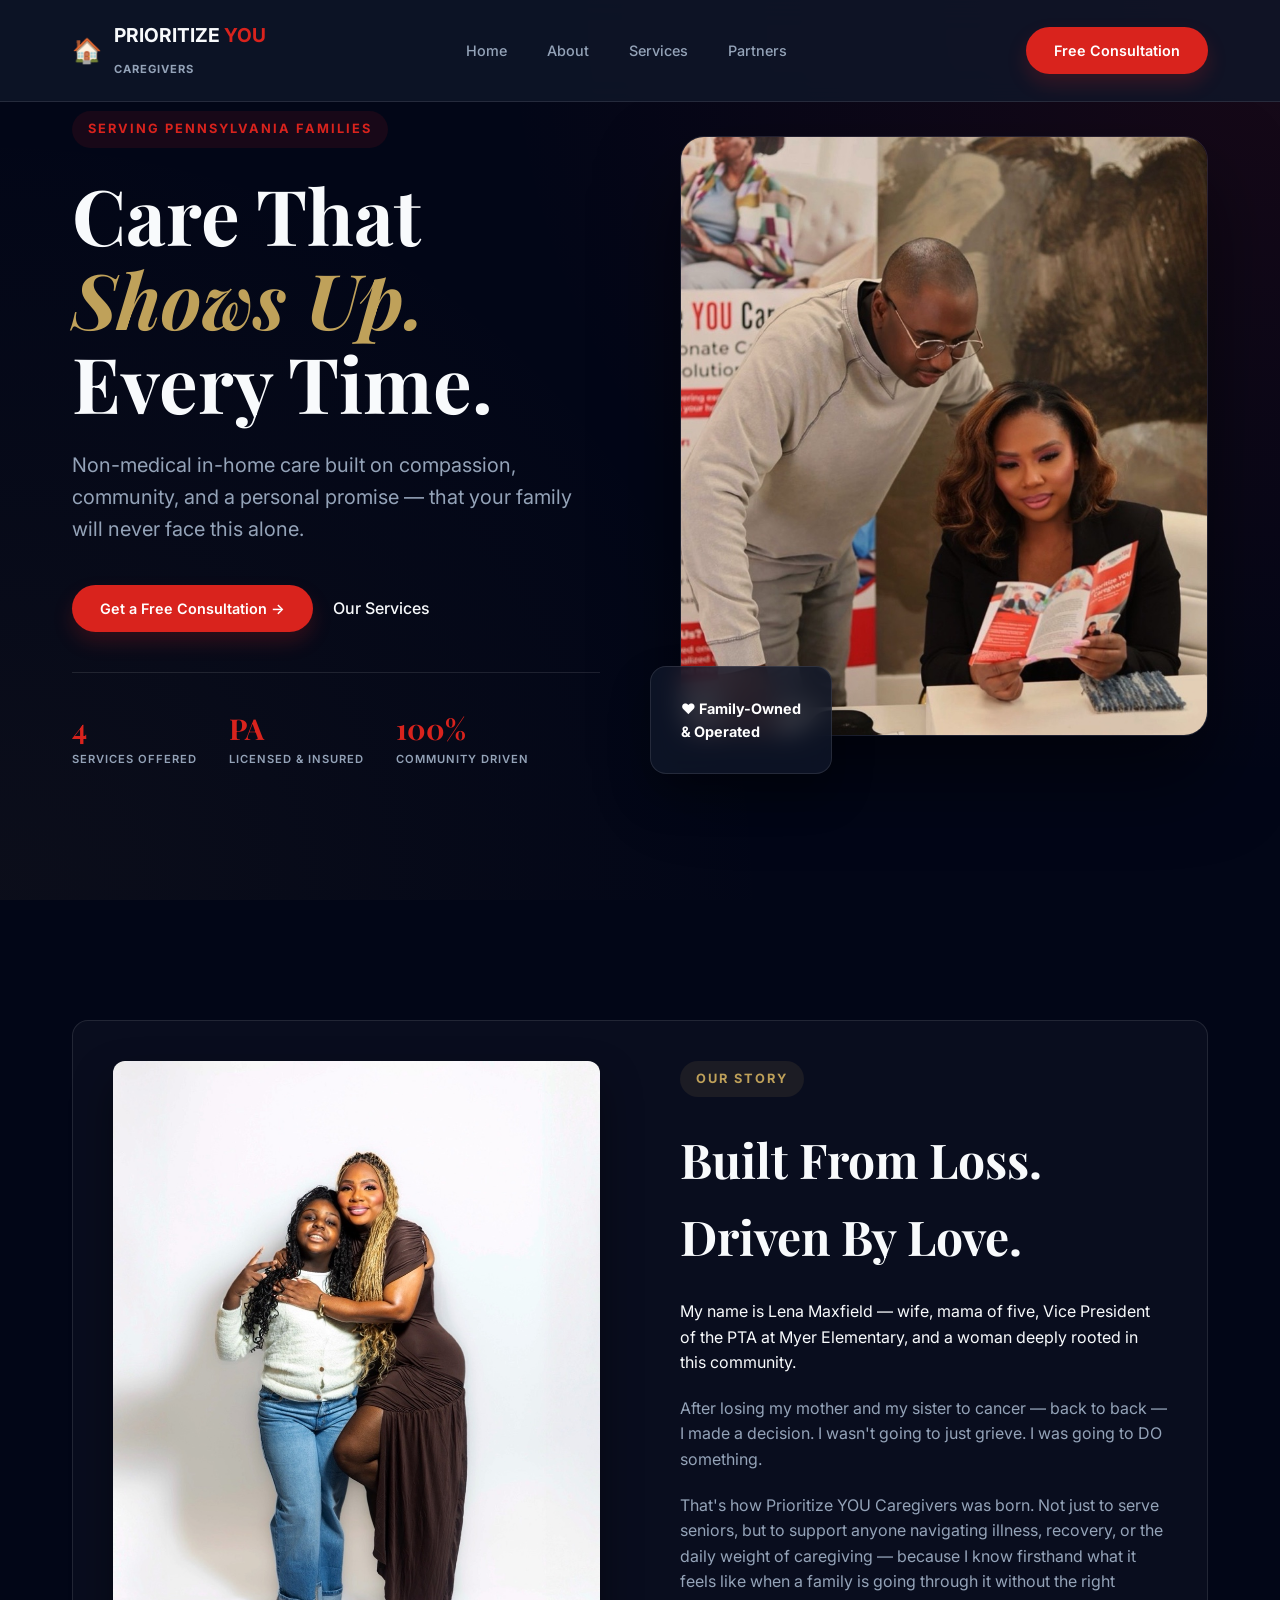
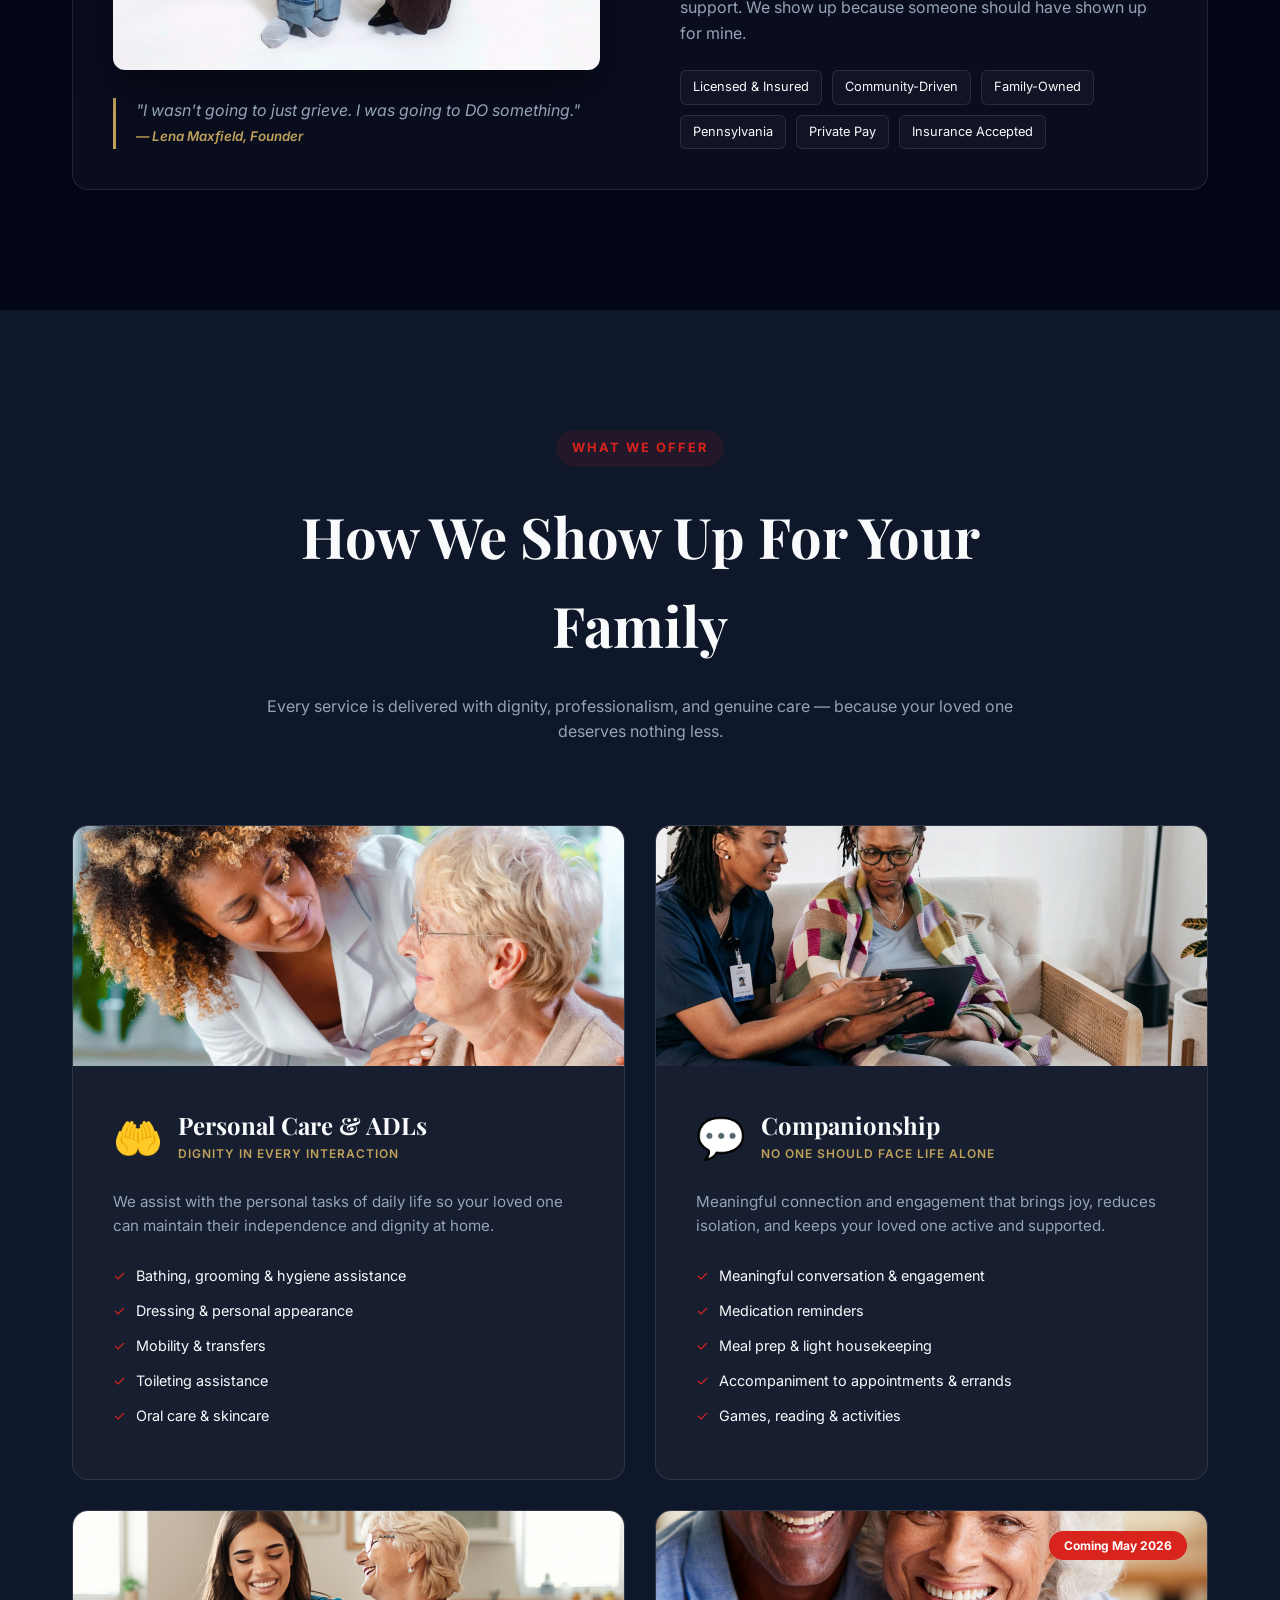
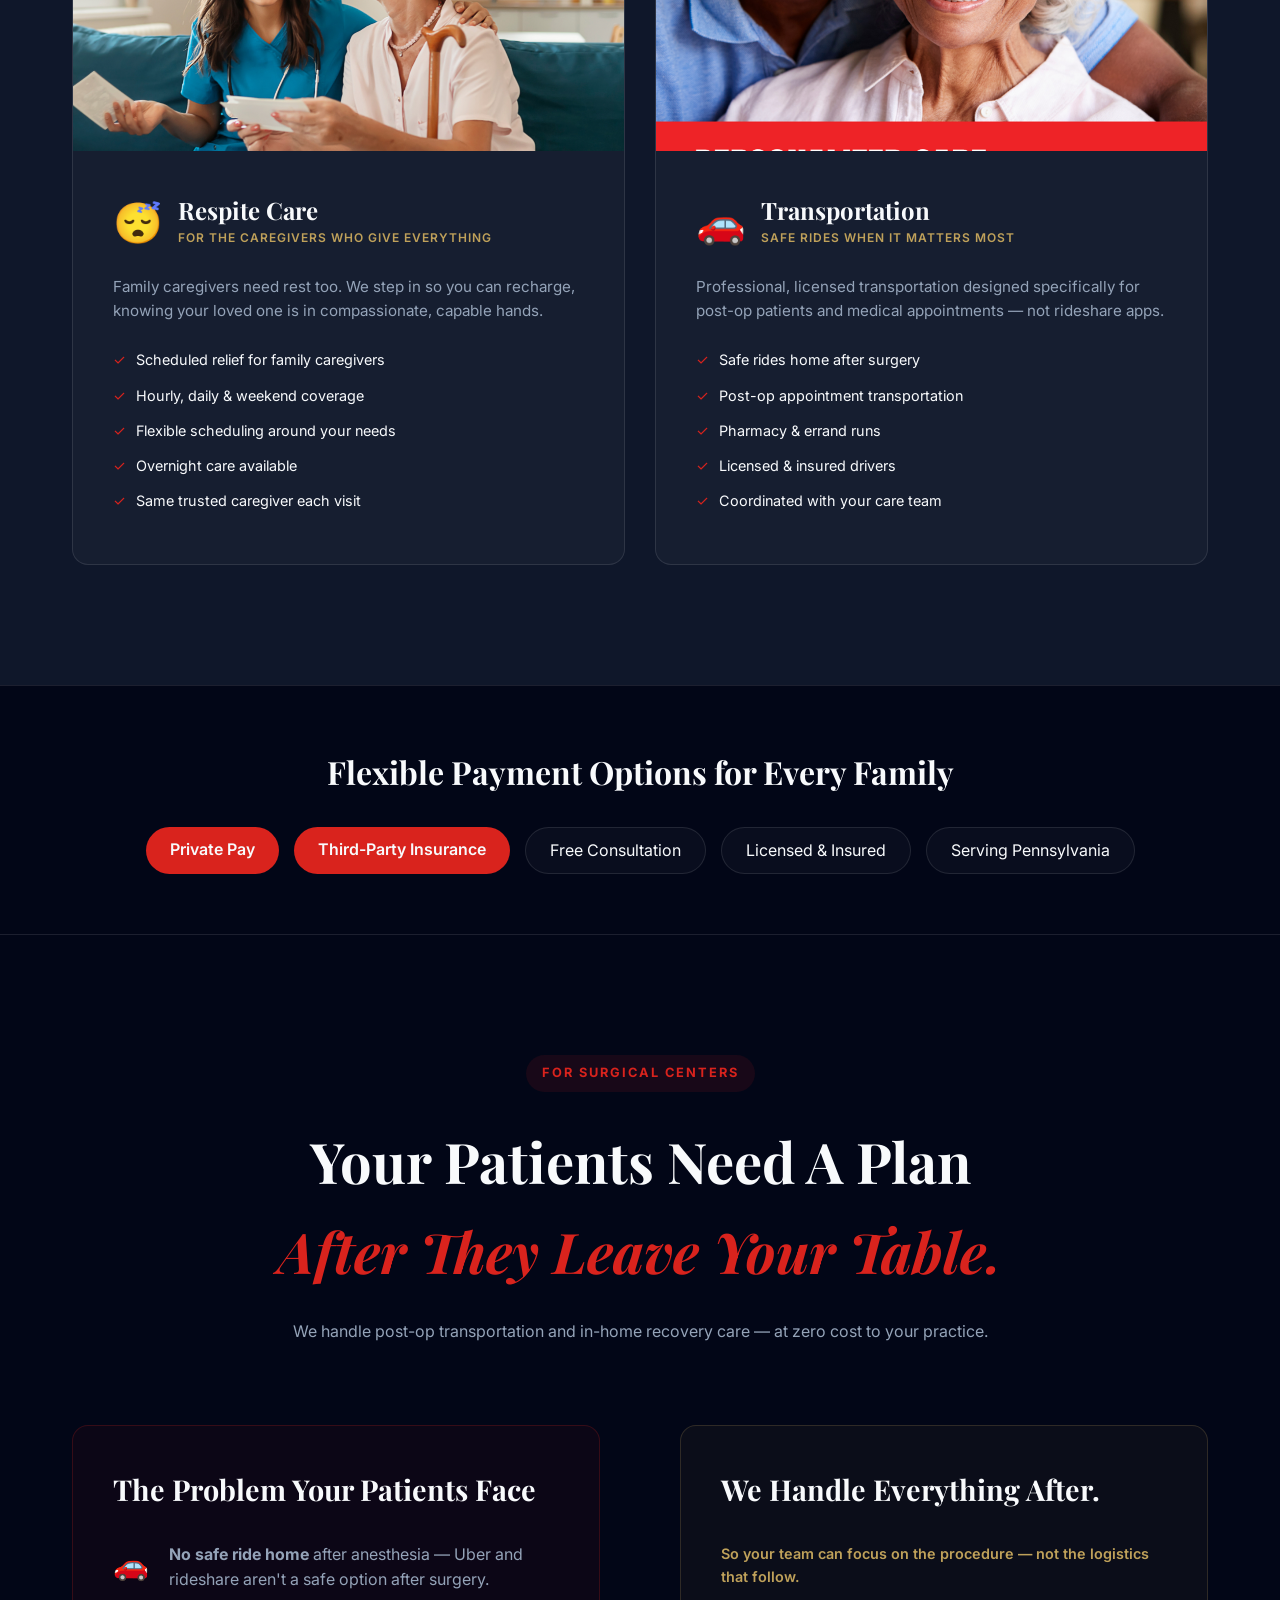
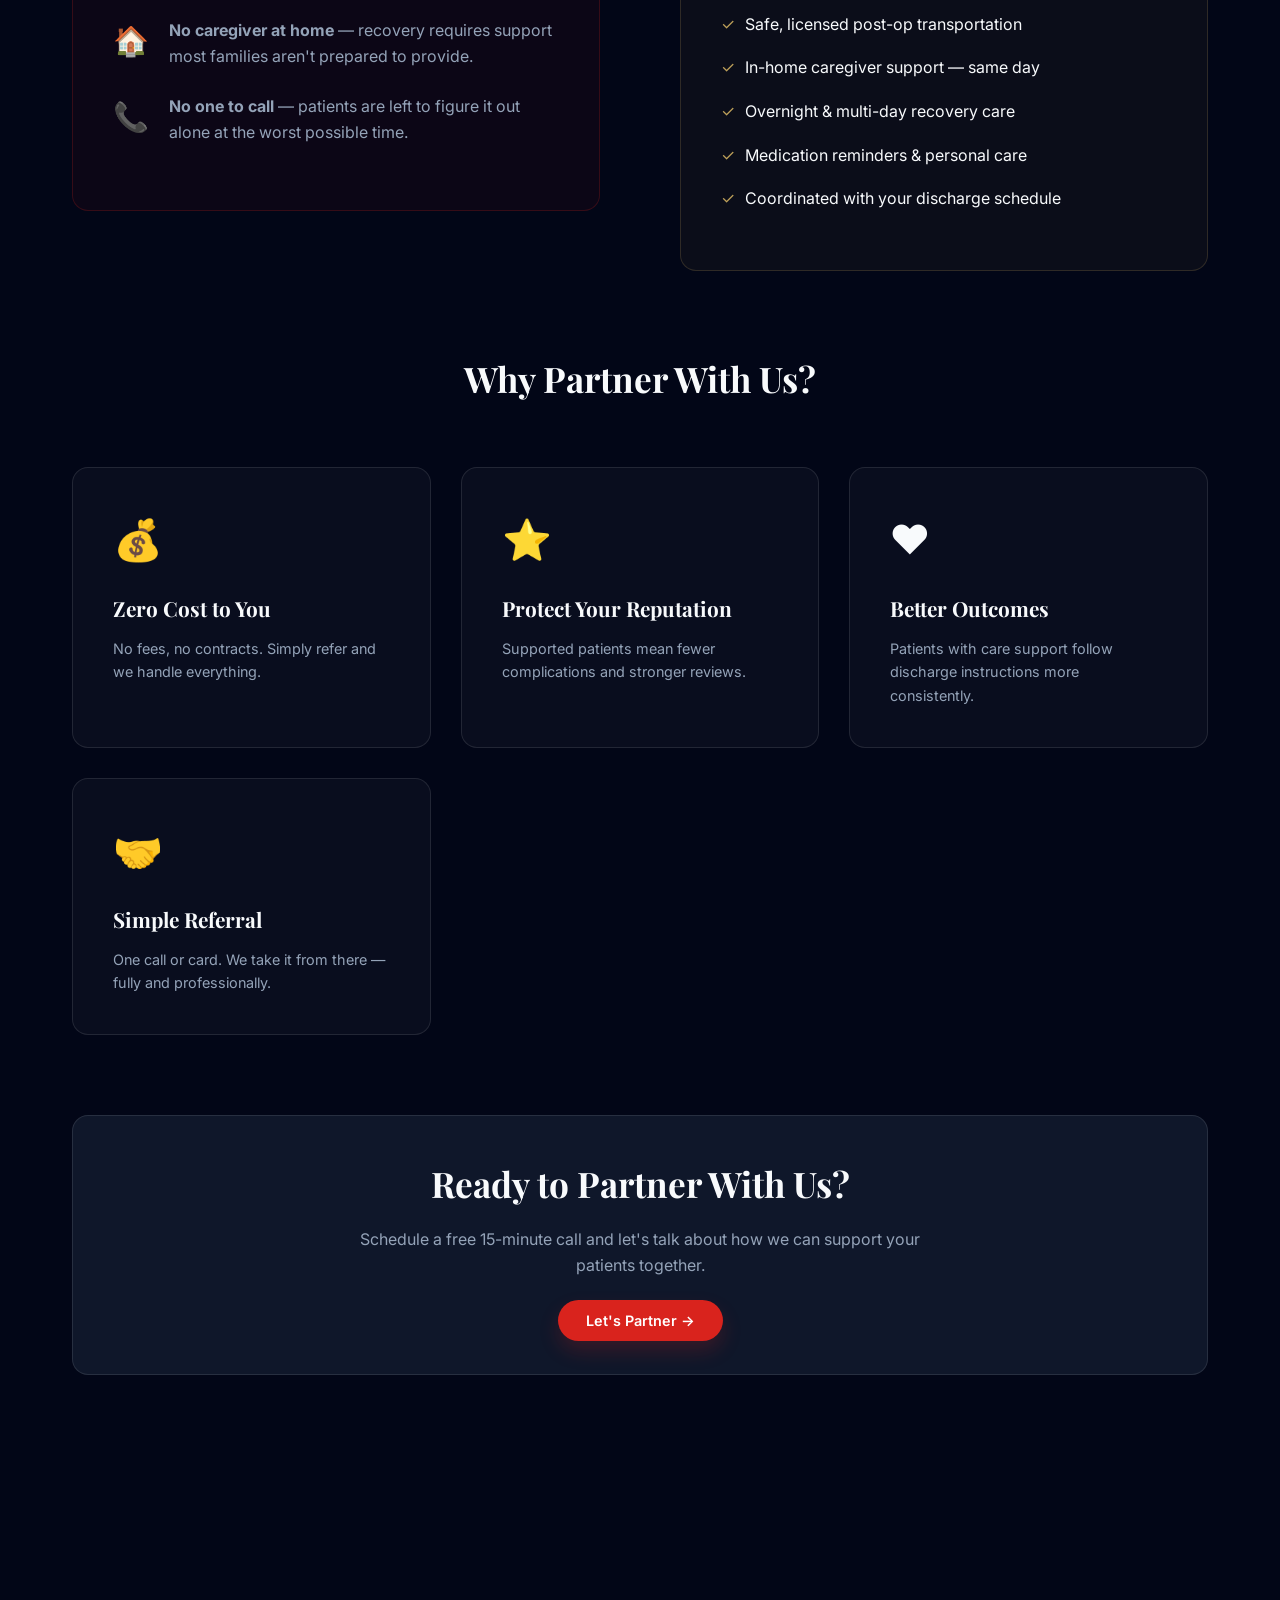
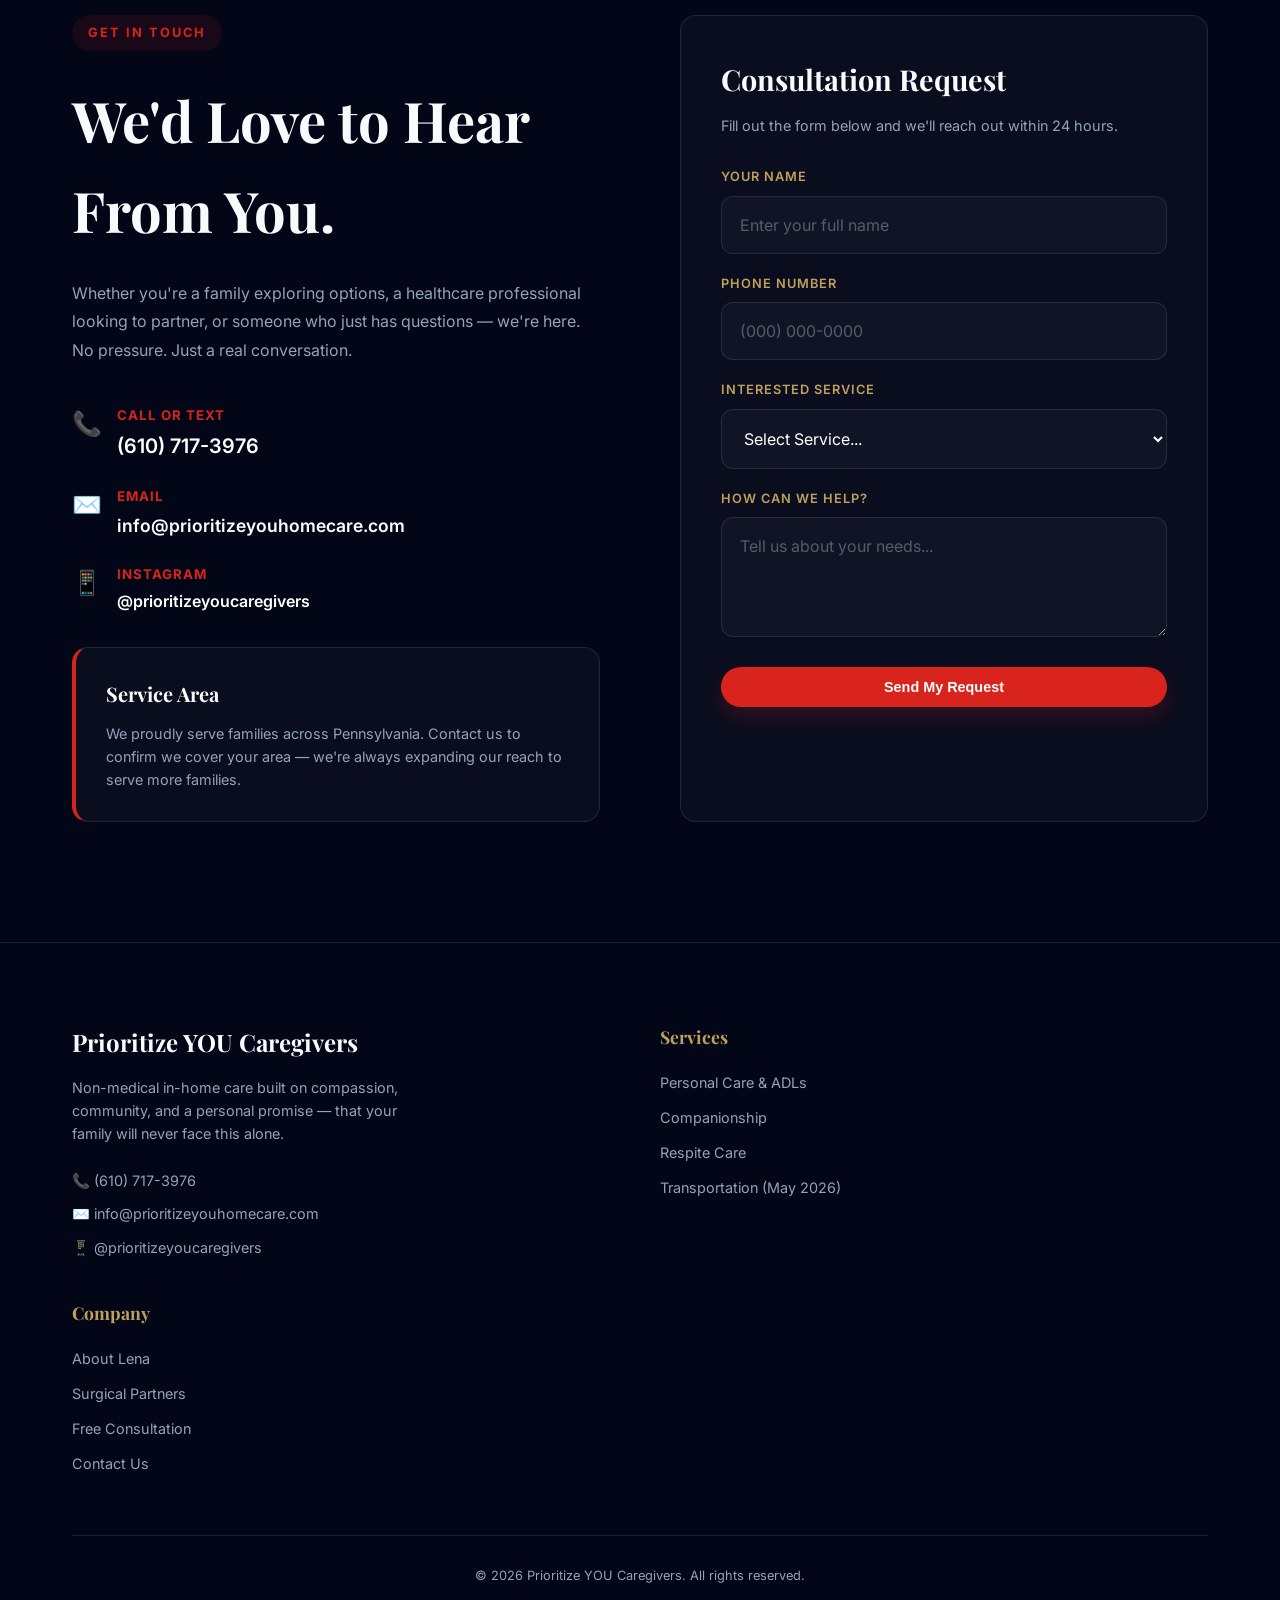
<file: index.html>
<!DOCTYPE html>
<html lang="en">

<head>
    <meta charset="UTF-8">
    <meta name="viewport" content="width=device-width, initial-scale=1.0">
    <title>Prioritize YOU Caregivers | In-Home Care Pennsylvania</title>
    <meta name="description"
        content="Non-medical in-home care built on compassion, community, and a personal promise — that your family will never face this alone. Serving Pennsylvania families.">
    <link rel="stylesheet" href="index.css">
    <script src="index.js" defer></script>
</head>

<body>

    <!-- Navigation -->
    <nav>
        <div class="container">
            <a href="#home" class="nav-logo">
                <span style="font-size: 1.5rem;">🏠</span>
                <div>PRIORITIZE <span style="color: var(--primary);">YOU</span><br><small
                        style="font-size: 0.7rem; letter-spacing: 1px; color: var(--text-muted);">CAREGIVERS</small>
                </div>
            </a>

            <input type="checkbox" id="nav-toggle" class="nav-toggle">
            <label for="nav-toggle" class="nav-toggle-label">
                <span></span>
            </label>

            <ul class="nav-links">
                <li><a href="#home">Home</a></li>
                <li><a href="#about">About</a></li>
                <li><a href="#services">Services</a></li>
                <li><a href="#postop">Partners</a></li>
                <li><a href="#contact" class="mobile-cta">Free Consultation</a></li>
            </ul>
            <a href="#contact" class="btn-cta nav-desktop-cta">Free Consultation</a>
        </div>
    </nav>

    <main>
        <!-- Hero Section -->
        <section id="home">
            <div class="container">
                <div class="hero-grid">
                    <div class="hero-content" data-aos>
                        <span class="hero-tag">Serving Pennsylvania Families</span>
                        <h1 class="hero-h1">Care That <br><em>Shows Up.</em> Every Time.</h1>
                        <p class="hero-sub">Non-medical in-home care built on compassion, community, and a personal
                            promise — that your family will never face this alone.</p>
                        <div style="display: flex; gap: 20px; flex-wrap: wrap; margin-bottom: 40px;">
                            <a href="#contact" class="btn-cta">Get a Free Consultation →</a>
                            <a href="#services"
                                style="color: var(--text-light); text-decoration: none; align-self: center; font-weight: 500;">Our
                                Services</a>
                        </div>
                        <div
                            style="display: flex; gap: 32px; border-top: 1px solid var(--surface-border); padding-top: 32px;">
                            <div>
                                <div
                                    style="font-size: 1.8rem; font-weight: 700; color: var(--primary); font-family: 'Playfair Display';">
                                    4</div>
                                <div
                                    style="font-size: 0.7rem; color: var(--text-muted); text-transform: uppercase; letter-spacing: 1px; font-weight: 600;">
                                    SERVICES OFFERED</div>
                            </div>
                            <div>
                                <div
                                    style="font-size: 1.8rem; font-weight: 700; color: var(--primary); font-family: 'Playfair Display';">
                                    PA</div>
                                <div
                                    style="font-size: 0.7rem; color: var(--text-muted); text-transform: uppercase; letter-spacing: 1px; font-weight: 600;">
                                    LICENSED & INSURED</div>
                            </div>
                            <div>
                                <div
                                    style="font-size: 1.8rem; font-weight: 700; color: var(--primary); font-family: 'Playfair Display';">
                                    100%</div>
                                <div
                                    style="font-size: 0.7rem; color: var(--text-muted); text-transform: uppercase; letter-spacing: 1px; font-weight: 600;">
                                    COMMUNITY DRIVEN</div>
                            </div>
                        </div>
                    </div>
                    <div class="hero-img-stack" data-aos style="transition-delay: 200ms;">
                        <img src="assets/image_0.jpeg" alt="Lena Maxfield - Owner Prioritize YOU Caregivers"
                            class="hero-img-main">
                        <div class="hero-badge">
                            <span style="display: block; font-size: 0.9rem; font-weight: 700; color: white;">❤️
                                Family-Owned <br>& Operated</span>
                        </div>
                    </div>
                </div>
            </div>
        </section>

        <!-- About Section -->
        <section id="about">
            <div class="container">
                <div class="card" data-aos>
                    <div class="hero-grid">
                        <div class="about-img">
                            <img src="assets/image_2.jpeg" alt="Lena Maxfield"
                                style="width: 100%; border-radius: 12px; box-shadow: 0 20px 40px rgba(0,0,0,0.4);">
                            <div
                                style="margin-top: 20px; border-left: 3px solid var(--accent); padding-left: 20px; font-style: italic; color: var(--text-muted);">
                                "I wasn't going to just grieve. I was going to DO something." <br>
                                <small style="color: var(--accent); font-weight: 600;">— Lena Maxfield, Founder</small>
                            </div>
                        </div>
                        <div class="about-text">
                            <span class="hero-tag"
                                style="background: rgba(191, 161, 90, 0.1); color: var(--accent);">Our Story</span>
                            <h2 class="serif" style="font-size: 3rem; margin-bottom: 24px;">Built From Loss. <br>Driven
                                By Love.</h2>
                            <p style="margin-bottom: 20px;">My name is Lena Maxfield — wife, mama of five, Vice
                                President of the PTA at Myer Elementary, and a woman deeply rooted in this community.
                            </p>
                            <p style="color: var(--text-muted); margin-bottom: 20px;">After losing my mother and my
                                sister to cancer — back to back — I made a decision. I wasn't going to just grieve. I
                                was going to DO something.</p>
                            <p style="color: var(--text-muted); margin-bottom: 24px;">That's how Prioritize YOU
                                Caregivers was born. Not just to serve seniors, but to support anyone navigating
                                illness, recovery, or the daily weight of caregiving — because I know firsthand what it
                                feels like when a family is going through it without the right support. We show up
                                because someone should have shown up for mine.</p>
                            <div style="display: flex; gap: 10px; flex-wrap: wrap;">
                                <span class="about-pill"
                                    style="padding: 6px 12px; background: var(--surface); border: 1px solid var(--surface-border); border-radius: 6px; font-size: 0.8rem;">Licensed
                                    & Insured</span>
                                <span class="about-pill"
                                    style="padding: 6px 12px; background: var(--surface); border: 1px solid var(--surface-border); border-radius: 6px; font-size: 0.8rem;">Community-Driven</span>
                                <span class="about-pill"
                                    style="padding: 6px 12px; background: var(--surface); border: 1px solid var(--surface-border); border-radius: 6px; font-size: 0.8rem;">Family-Owned</span>
                                <span class="about-pill"
                                    style="padding: 6px 12px; background: var(--surface); border: 1px solid var(--surface-border); border-radius: 6px; font-size: 0.8rem;">Pennsylvania</span>
                                <span class="about-pill"
                                    style="padding: 6px 12px; background: var(--surface); border: 1px solid var(--surface-border); border-radius: 6px; font-size: 0.8rem;">Private
                                    Pay</span>
                                <span class="about-pill"
                                    style="padding: 6px 12px; background: var(--surface); border: 1px solid var(--surface-border); border-radius: 6px; font-size: 0.8rem;">Insurance
                                    Accepted</span>
                            </div>
                        </div>
                    </div>
                </div>
            </div>
        </section>

        <!-- Services Section -->
        <section id="services" style="background: var(--bg-dark);">
            <div class="container">
                <div style="text-align: center; max-width: 800px; margin: 0 auto 80px;" data-aos>
                    <span class="hero-tag">What We Offer</span>
                    <h2 class="serif" style="font-size: 3.5rem; margin-bottom: 24px;">How We Show Up For Your Family
                    </h2>
                    <p style="color: var(--text-muted);">Every service is delivered with dignity, professionalism, and
                        genuine care — because your loved one deserves nothing less.</p>
                </div>

                <div class="services-grid" style="grid-template-columns: repeat(auto-fit, minmax(400px, 1fr));">
                    <!-- Personal Care -->
                    <div class="card" data-aos style="padding: 0; overflow: hidden;">
                        <div style="height: 240px; overflow: hidden;">
                            <img src="assets/image_1.png" alt="Caregiver with senior"
                                style="width: 100%; height: 100%; object-fit: cover;">
                        </div>
                        <div style="padding: 40px;">
                            <div style="display: flex; align-items: center; gap: 15px; margin-bottom: 20px;">
                                <span style="font-size: 2.5rem;">🤲</span>
                                <div>
                                    <h3 class="serif" style="font-size: 1.5rem; line-height: 1.2;">Personal Care & ADLs
                                    </h3>
                                    <small
                                        style="color: var(--accent); font-weight: 600; text-transform: uppercase; font-size: 0.75rem; letter-spacing: 1px;">Dignity
                                        in every interaction</small>
                                </div>
                            </div>
                            <p style="color: var(--text-muted); font-size: 0.95rem; margin-bottom: 25px;">We assist with
                                the personal tasks of daily life so your loved one can maintain their independence and
                                dignity at home.</p>
                            <ul style="list-style: none; font-size: 0.9rem; color: var(--text-light);">
                                <li style="margin-bottom: 12px; display: flex; gap: 10px;"><span
                                        style="color: var(--primary);">✓</span> Bathing, grooming & hygiene assistance
                                </li>
                                <li style="margin-bottom: 12px; display: flex; gap: 10px;"><span
                                        style="color: var(--primary);">✓</span> Dressing & personal appearance</li>
                                <li style="margin-bottom: 12px; display: flex; gap: 10px;"><span
                                        style="color: var(--primary);">✓</span> Mobility & transfers</li>
                                <li style="margin-bottom: 12px; display: flex; gap: 10px;"><span
                                        style="color: var(--primary);">✓</span> Toileting assistance</li>
                                <li style="margin-bottom: 12px; display: flex; gap: 10px;"><span
                                        style="color: var(--primary);">✓</span> Oral care & skincare</li>
                            </ul>
                        </div>
                    </div>

                    <!-- Companionship -->
                    <div class="card" data-aos style="padding: 0; overflow: hidden; transition-delay: 100ms;">
                        <div style="height: 240px; overflow: hidden;">
                            <img src="assets/image_4.png" alt="Companionship"
                                style="width: 100%; height: 100%; object-fit: cover;">
                        </div>
                        <div style="padding: 40px;">
                            <div style="display: flex; align-items: center; gap: 15px; margin-bottom: 20px;">
                                <span style="font-size: 2.5rem;">💬</span>
                                <div>
                                    <h3 class="serif" style="font-size: 1.5rem; line-height: 1.2;">Companionship</h3>
                                    <small
                                        style="color: var(--accent); font-weight: 600; text-transform: uppercase; font-size: 0.75rem; letter-spacing: 1px;">No
                                        one should face life alone</small>
                                </div>
                            </div>
                            <p style="color: var(--text-muted); font-size: 0.95rem; margin-bottom: 25px;">Meaningful
                                connection and engagement that brings joy, reduces isolation, and keeps your loved one
                                active and supported.</p>
                            <ul style="list-style: none; font-size: 0.9rem; color: var(--text-light);">
                                <li style="margin-bottom: 12px; display: flex; gap: 10px;"><span
                                        style="color: var(--primary);">✓</span> Meaningful conversation & engagement
                                </li>
                                <li style="margin-bottom: 12px; display: flex; gap: 10px;"><span
                                        style="color: var(--primary);">✓</span> Medication reminders</li>
                                <li style="margin-bottom: 12px; display: flex; gap: 10px;"><span
                                        style="color: var(--primary);">✓</span> Meal prep & light housekeeping</li>
                                <li style="margin-bottom: 12px; display: flex; gap: 10px;"><span
                                        style="color: var(--primary);">✓</span> Accompaniment to appointments & errands
                                </li>
                                <li style="margin-bottom: 12px; display: flex; gap: 10px;"><span
                                        style="color: var(--primary);">✓</span> Games, reading & activities</li>
                            </ul>
                        </div>
                    </div>

                    <!-- Respite Care -->
                    <div class="card" data-aos style="padding: 0; overflow: hidden; transition-delay: 200ms;">
                        <div style="height: 240px; overflow: hidden;">
                            <img src="assets/image_5.png" alt="Respite Care"
                                style="width: 100%; height: 100%; object-fit: cover;">
                        </div>
                        <div style="padding: 40px;">
                            <div style="display: flex; align-items: center; gap: 15px; margin-bottom: 20px;">
                                <span style="font-size: 2.5rem;">😴</span>
                                <div>
                                    <h3 class="serif" style="font-size: 1.5rem; line-height: 1.2;">Respite Care</h3>
                                    <small
                                        style="color: var(--accent); font-weight: 600; text-transform: uppercase; font-size: 0.75rem; letter-spacing: 1px;">For
                                        the caregivers who give everything</small>
                                </div>
                            </div>
                            <p style="color: var(--text-muted); font-size: 0.95rem; margin-bottom: 25px;">Family
                                caregivers need rest too. We step in so you can recharge, knowing your loved one is in
                                compassionate, capable hands.</p>
                            <ul style="list-style: none; font-size: 0.9rem; color: var(--text-light);">
                                <li style="margin-bottom: 12px; display: flex; gap: 10px;"><span
                                        style="color: var(--primary);">✓</span> Scheduled relief for family caregivers
                                </li>
                                <li style="margin-bottom: 12px; display: flex; gap: 10px;"><span
                                        style="color: var(--primary);">✓</span> Hourly, daily & weekend coverage</li>
                                <li style="margin-bottom: 12px; display: flex; gap: 10px;"><span
                                        style="color: var(--primary);">✓</span> Flexible scheduling around your needs
                                </li>
                                <li style="margin-bottom: 12px; display: flex; gap: 10px;"><span
                                        style="color: var(--primary);">✓</span> Overnight care available</li>
                                <li style="margin-bottom: 12px; display: flex; gap: 10px;"><span
                                        style="color: var(--primary);">✓</span> Same trusted caregiver each visit</li>
                            </ul>
                        </div>
                    </div>

                    <!-- Transportation -->
                    <div class="card" data-aos style="padding: 0; overflow: hidden; transition-delay: 300ms;">
                        <div style="height: 240px; overflow: hidden; position: relative;">
                            <img src="assets/image_6.png" alt="Transportation"
                                style="width: 100%; height: 100%; object-fit: cover;">
                            <div
                                style="position: absolute; top: 20px; right: 20px; background: var(--primary); color: white; padding: 5px 15px; border-radius: 100px; font-size: 0.75rem; font-weight: 700;">
                                Coming May 2026</div>
                        </div>
                        <div style="padding: 40px;">
                            <div style="display: flex; align-items: center; gap: 15px; margin-bottom: 20px;">
                                <span style="font-size: 2.5rem;">🚗</span>
                                <div>
                                    <h3 class="serif" style="font-size: 1.5rem; line-height: 1.2;">Transportation</h3>
                                    <small
                                        style="color: var(--accent); font-weight: 600; text-transform: uppercase; font-size: 0.75rem; letter-spacing: 1px;">Safe
                                        rides when it matters most</small>
                                </div>
                            </div>
                            <p style="color: var(--text-muted); font-size: 0.95rem; margin-bottom: 25px;">Professional,
                                licensed transportation designed specifically for post-op patients and medical
                                appointments — not rideshare apps.</p>
                            <ul style="list-style: none; font-size: 0.9rem; color: var(--text-light);">
                                <li style="margin-bottom: 12px; display: flex; gap: 10px;"><span
                                        style="color: var(--primary);">✓</span> Safe rides home after surgery</li>
                                <li style="margin-bottom: 12px; display: flex; gap: 10px;"><span
                                        style="color: var(--primary);">✓</span> Post-op appointment transportation</li>
                                <li style="margin-bottom: 12px; display: flex; gap: 10px;"><span
                                        style="color: var(--primary);">✓</span> Pharmacy & errand runs</li>
                                <li style="margin-bottom: 12px; display: flex; gap: 10px;"><span
                                        style="color: var(--primary);">✓</span> Licensed & insured drivers</li>
                                <li style="margin-bottom: 12px; display: flex; gap: 10px;"><span
                                        style="color: var(--primary);">✓</span> Coordinated with your care team</li>
                            </ul>
                        </div>
                    </div>
                </div>
            </div>
        </section>

        <!-- Payment Banner -->
        <div
            style="background: var(--bg-darker); padding: 60px 0; border-top: 1px solid var(--surface-border); border-bottom: 1px solid var(--surface-border);">
            <div class="container" style="text-align: center;">
                <h3 class="serif" style="font-size: 2rem; margin-bottom: 30px;">Flexible Payment Options for Every
                    Family</h3>
                <div style="display: flex; gap: 15px; flex-wrap: wrap; justify-content: center;">
                    <span class="about-pill"
                        style="padding: 10px 24px; background: var(--primary); border: none; border-radius: 100px; font-weight: 600;">Private
                        Pay</span>
                    <span class="about-pill"
                        style="padding: 10px 24px; background: var(--primary); border: none; border-radius: 100px; font-weight: 600;">Third-Party
                        Insurance</span>
                    <span class="about-pill"
                        style="padding: 10px 24px; background: var(--surface); border: 1px solid var(--surface-border); border-radius: 100px;">Free
                        Consultation</span>
                    <span class="about-pill"
                        style="padding: 10px 24px; background: var(--surface); border: 1px solid var(--surface-border); border-radius: 100px;">Licensed
                        & Insured</span>
                    <span class="about-pill"
                        style="padding: 10px 24px; background: var(--surface); border: 1px solid var(--surface-border); border-radius: 100px;">Serving
                        Pennsylvania</span>
                </div>
            </div>
        </div>

        <!-- Partners Section -->
        <section id="postop">
            <div class="container">
                <div style="text-align: center; max-width: 800px; margin: 0 auto 80px;" data-aos>
                    <span class="hero-tag">For Surgical Centers</span>
                    <h2 class="serif" style="font-size: 3.5rem; margin-bottom: 24px;">Your Patients Need A Plan <br><em
                            style="color: var(--primary); font-style: italic;">After They Leave Your Table.</em></h2>
                    <p style="color: var(--text-muted);">We handle post-op transportation and in-home recovery care — at
                        zero cost to your practice.</p>
                </div>

                <div class="hero-grid" style="align-items: start;">
                    <!-- The Problem -->
                    <div class="card" style="background: rgba(217, 35, 29, 0.05); border-color: rgba(217, 35, 29, 0.2);"
                        data-aos>
                        <h3 class="serif" style="font-size: 1.8rem; margin-bottom: 30px;">The Problem Your Patients Face
                        </h3>
                        <ul style="list-style: none; font-size: 1rem; color: var(--text-muted);">
                            <li style="margin-bottom: 25px; display: flex; gap: 20px; align-items: start;">
                                <span style="font-size: 1.8rem;">🚗</span>
                                <span><strong>No safe ride home</strong> after anesthesia — Uber and rideshare aren't a
                                    safe option after surgery.</span>
                            </li>
                            <li style="margin-bottom: 25px; display: flex; gap: 20px; align-items: start;">
                                <span style="font-size: 1.8rem;">🏠</span>
                                <span><strong>No caregiver at home</strong> — recovery requires support most families
                                    aren't prepared to provide.</span>
                            </li>
                            <li style="margin-bottom: 25px; display: flex; gap: 20px; align-items: start;">
                                <span style="font-size: 1.8rem;">📞</span>
                                <span><strong>No one to call</strong> — patients are left to figure it out alone at the
                                    worst possible time.</span>
                            </li>
                        </ul>
                    </div>

                    <!-- The Solution -->
                    <div class="card"
                        style="background: rgba(191, 161, 90, 0.05); border-color: rgba(191, 161, 90, 0.2);" data-aos
                        style="transition-delay: 100ms;">
                        <h3 class="serif" style="font-size: 1.8rem; margin-bottom: 30px;">We Handle Everything After.
                        </h3>
                        <p style="color: var(--accent); font-weight: 600; font-size: 0.9rem; margin-bottom: 24px;">So
                            your team can focus on the procedure — not the logistics that follow.</p>
                        <ul style="list-style: none; font-size: 1rem; color: var(--text-light);">
                            <li style="margin-bottom: 18px; display: flex; gap: 10px;"><span
                                    style="color: var(--accent);">✓</span> Safe, licensed post-op transportation</li>
                            <li style="margin-bottom: 18px; display: flex; gap: 10px;"><span
                                    style="color: var(--accent);">✓</span> In-home caregiver support — same day</li>
                            <li style="margin-bottom: 18px; display: flex; gap: 10px;"><span
                                    style="color: var(--accent);">✓</span> Overnight & multi-day recovery care</li>
                            <li style="margin-bottom: 18px; display: flex; gap: 10px;"><span
                                    style="color: var(--accent);">✓</span> Medication reminders & personal care</li>
                            <li style="margin-bottom: 18px; display: flex; gap: 10px;"><span
                                    style="color: var(--accent);">✓</span> Coordinated with your discharge schedule</li>
                        </ul>
                    </div>
                </div>

                <!-- Why Partner Grid -->
                <div style="margin-top: 80px;">
                    <h3 class="serif" style="text-align: center; font-size: 2.2rem; margin-bottom: 50px;">Why Partner
                        With Us?</h3>
                    <div class="services-grid">
                        <div class="card" data-aos>
                            <div style="font-size: 2.5rem; margin-bottom: 20px;">💰</div>
                            <h4 class="serif" style="font-size: 1.3rem; margin-bottom: 12px;">Zero Cost to You</h4>
                            <p style="color: var(--text-muted); font-size: 0.9rem;">No fees, no contracts. Simply refer
                                and we handle everything.</p>
                        </div>
                        <div class="card" data-aos style="transition-delay: 100ms;">
                            <div style="font-size: 2.5rem; margin-bottom: 20px;">⭐</div>
                            <h4 class="serif" style="font-size: 1.3rem; margin-bottom: 12px;">Protect Your Reputation
                            </h4>
                            <p style="color: var(--text-muted); font-size: 0.9rem;">Supported patients mean fewer
                                complications and stronger reviews.</p>
                        </div>
                        <div class="card" data-aos style="transition-delay: 200ms;">
                            <div style="font-size: 2.5rem; margin-bottom: 20px;">❤️</div>
                            <h4 class="serif" style="font-size: 1.3rem; margin-bottom: 12px;">Better Outcomes</h4>
                            <p style="color: var(--text-muted); font-size: 0.9rem;">Patients with care support follow
                                discharge instructions more consistently.</p>
                        </div>
                        <div class="card" data-aos style="transition-delay: 300ms;">
                            <div style="font-size: 2.5rem; margin-bottom: 20px;">🤝</div>
                            <h4 class="serif" style="font-size: 1.3rem; margin-bottom: 12px;">Simple Referral</h4>
                            <p style="color: var(--text-muted); font-size: 0.9rem;">One call or card. We take it from
                                there — fully and professionally.</p>
                        </div>
                    </div>
                </div>

                <div class="card" style="margin-top: 80px; text-align: center; background: var(--bg-dark);" data-aos>
                    <h3 class="serif" style="font-size: 2.2rem; margin-bottom: 15px;">Ready to Partner With Us?</h3>
                    <p
                        style="color: var(--text-muted); margin-bottom: 30px; max-width: 600px; margin-left: auto; margin-right: auto;">
                        Schedule a free 15-minute call and let's talk about how we can support your patients together.
                    </p>
                    <a href="#contact" class="btn-cta">Let's Partner →</a>
                </div>
            </div>
        </section>

        <!-- Contact Section -->
        <section id="contact">
            <div class="container">
                <div class="contact-grid">
                    <div data-aos>
                        <span class="hero-tag">Get In Touch</span>
                        <h2 class="serif" style="font-size: 3.5rem; margin-bottom: 24px;">We'd Love to Hear From You.
                        </h2>
                        <p style="color: var(--text-muted); margin-bottom: 40px; line-height: 1.8;">Whether you're a
                            family exploring options, a healthcare professional looking to partner, or someone who just
                            has questions — we're here. No pressure. Just a real conversation.</p>

                        <div style="margin-bottom: 30px;">
                            <div style="display: flex; gap: 15px; margin-bottom: 24px;" data-aos>
                                <span style="font-size: 1.5rem;">📞</span>
                                <div>
                                    <small
                                        style="display: block; color: var(--primary); font-weight: 700; text-transform: uppercase; letter-spacing: 1px; margin-bottom: 4px;">Call
                                        or Text</small>
                                    <a href="tel:6107173976"
                                        style="color: white; text-decoration: none; font-size: 1.25rem; font-weight: 600;">(610)
                                        717-3976</a>
                                </div>
                            </div>
                            <div style="display: flex; gap: 15px; margin-bottom: 24px;" data-aos>
                                <span style="font-size: 1.5rem;">✉️</span>
                                <div>
                                    <small
                                        style="display: block; color: var(--primary); font-weight: 700; text-transform: uppercase; letter-spacing: 1px; margin-bottom: 4px;">Email</small>
                                    <a href="mailto:info@prioritizeyouhomecare.com"
                                        style="color: white; text-decoration: none; font-size: 1.1rem; font-weight: 600;">info@prioritizeyouhomecare.com</a>
                                </div>
                            </div>
                            <div style="display: flex; gap: 15px; margin-bottom: 32px;" data-aos>
                                <span style="font-size: 1.5rem;">📱</span>
                                <div>
                                    <small
                                        style="display: block; color: var(--primary); font-weight: 700; text-transform: uppercase; letter-spacing: 1px; margin-bottom: 4px;">Instagram</small>
                                    <a href="https://instagram.com/prioritizeyoucaregivers" target="_blank"
                                        style="color: white; text-decoration: none; font-weight: 600;">@prioritizeyoucaregivers</a>
                                </div>
                            </div>
                        </div>

                        <div class="card"
                            style="background: var(--surface); padding: 30px; border-left: 4px solid var(--primary);"
                            data-aos>
                            <h4 class="serif" style="font-size: 1.25rem; margin-bottom: 12px;">Service Area</h4>
                            <p style="color: var(--text-muted); font-size: 0.9rem; line-height: 1.6;">We proudly serve
                                families across Pennsylvania. Contact us to confirm we cover your area — we're always
                                expanding our reach to serve more families.</p>
                        </div>
                    </div>
                    <div class="card" data-aos style="transition-delay: 200ms;">
                        <h3 class="serif" style="font-size: 1.8rem; margin-bottom: 12px;">Consultation Request</h3>
                        <p style="color: var(--text-muted); margin-bottom: 30px; font-size: 0.9rem;">Fill out the form
                            below and we'll reach out within 24 hours.</p>

                        <form action="https://formspree.io/f/xqeglove" method="POST" class="contact-form">
                            <div class="input-group" data-aos style="transition-delay: 300ms;">
                                <label for="name">Your Name</label>
                                <input type="text" id="name" name="name" placeholder="Enter your full name" required>
                            </div>
                            <div class="input-group" data-aos style="transition-delay: 400ms;">
                                <label for="phone">Phone Number</label>
                                <input type="tel" id="phone" name="phone" placeholder="(000) 000-0000" required>
                            </div>
                            <div class="input-group" data-aos style="transition-delay: 500ms;">
                                <label for="service">Interested Service</label>
                                <select id="service" name="service" required>
                                    <option value="">Select Service...</option>
                                    <option value="Personal Care">Personal Care & ADLs</option>
                                    <option value="Companionship">Companionship</option>
                                    <option value="Respite Care">Respite Care</option>
                                    <option value="Transportation">Transportation</option>
                                    <option value="Post-Op Recovery">Post-Op Recovery</option>
                                    <option value="Not sure - need Guidance">Not sure - need Guidance</option>
                                </select>
                            </div>
                            <div class="input-group" data-aos style="transition-delay: 600ms;">
                                <label for="message">How can we help?</label>
                                <textarea id="message" name="message" placeholder="Tell us about your needs..."
                                    rows="4"></textarea>
                            </div>
                            <button type="submit" class="btn-cta form-submit-btn" data-aos
                                style="transition-delay: 700ms; width: 100%;">Send My Request</button>
                        </form>
                    </div>
                </div>
            </div>
        </section>
    </main>

    <footer style="padding: 80px 0 40px; border-top: 1px solid var(--surface-border); background: var(--bg-darker);">
        <div class="container">
            <div class="hero-grid" style="align-items: start; gap: 40px;">
                <!-- Brand Column -->
                <div data-aos>
                    <h3 class="serif" style="font-size: 1.5rem; margin-bottom: 15px;">Prioritize YOU Caregivers</h3>
                    <p style="color: var(--text-muted); font-size: 0.9rem; margin-bottom: 24px; max-width: 350px;">
                        Non-medical in-home care built on compassion, community, and a personal promise — that your
                        family will never face this alone.</p>
                    <div style="display: flex; flex-direction: column; gap: 10px; font-size: 0.9rem;">
                        <a href="tel:6107173976" style="color: var(--text-muted); text-decoration: none;">📞 (610)
                            717-3976</a>
                        <a href="mailto:info@prioritizeyouhomecare.com"
                            style="color: var(--text-muted); text-decoration: none;">✉️
                            info@prioritizeyouhomecare.com</a>
                        <a href="https://instagram.com/prioritizeyoucaregivers" target="_blank"
                            style="color: var(--text-muted); text-decoration: none;">📱 @prioritizeyoucaregivers</a>
                    </div>
                </div>

                <!-- Services Column -->
                <div data-aos style="transition-delay: 100ms;">
                    <h4 class="serif" style="font-size: 1.1rem; margin-bottom: 20px; color: var(--accent);">Services
                    </h4>
                    <ul style="list-style: none; font-size: 0.9rem; display: flex; flex-direction: column; gap: 12px;">
                        <li><a href="#services" style="color: var(--text-muted); text-decoration: none;">Personal Care &
                                ADLs</a></li>
                        <li><a href="#services"
                                style="color: var(--text-muted); text-decoration: none;">Companionship</a></li>
                        <li><a href="#services" style="color: var(--text-muted); text-decoration: none;">Respite
                                Care</a></li>
                        <li><a href="#services" style="color: var(--text-muted); text-decoration: none;">Transportation
                                (May 2026)</a></li>
                    </ul>
                </div>

                <!-- Company Column -->
                <div data-aos style="transition-delay: 200ms;">
                    <h4 class="serif" style="font-size: 1.1rem; margin-bottom: 20px; color: var(--accent);">Company</h4>
                    <ul style="list-style: none; font-size: 0.9rem; display: flex; flex-direction: column; gap: 12px;">
                        <li><a href="#about" style="color: var(--text-muted); text-decoration: none;">About Lena</a>
                        </li>
                        <li><a href="#postop" style="color: var(--text-muted); text-decoration: none;">Surgical
                                Partners</a></li>
                        <li><a href="#contact" style="color: var(--text-muted); text-decoration: none;">Free
                                Consultation</a></li>
                        <li><a href="#contact" style="color: var(--text-muted); text-decoration: none;">Contact Us</a>
                        </li>
                    </ul>
                </div>
            </div>

            <div
                style="margin-top: 60px; padding-top: 30px; border-top: 1px solid var(--surface-border); text-align: center;">
                <p style="color: var(--text-muted); font-size: 0.8rem;">&copy; 2026 Prioritize YOU Caregivers. All
                    rights reserved.</p>
            </div>
        </div>
    </footer>

</body>

</html>
</file>
<file: index.css>
@import url('https://fonts.googleapis.com/css2?family=Inter:wght@300;400;500;600;700&family=Playfair+Display:ital,wght@0,700;0,900;1,700&display=swap');

:root {
    --primary: #D9231D;
    --primary-dark: #A41E19;
    --accent: #BFA15A;
    --bg-dark: #0F172A;
    --bg-darker: #020617;
    --text-light: #F8FAFC;
    --text-muted: #94A3B8;
    --surface: rgba(255, 255, 255, 0.03);
    --surface-border: rgba(255, 255, 255, 0.1);
    --glass-bg: rgba(15, 23, 42, 0.8);
    --transition: all 0.4s cubic-bezier(0.4, 0, 0.2, 1);
    --radius-lg: 24px;
    --radius-md: 16px;
    --container: 1200px;
}

* {
    margin: 0;
    padding: 0;
    box-sizing: border-box;
}

html {
    scroll-behavior: smooth;
    font-size: 16px;
}

body {
    font-family: 'Inter', sans-serif;
    background: var(--bg-darker);
    color: var(--text-light);
    line-height: 1.6;
    overflow-x: hidden;
}

/* --- Typography --- */
h1, h2, h3, h4, .serif {
    font-family: 'Playfair Display', serif;
    font-weight: 700;
}

.text-gradient {
    background: linear-gradient(135deg, var(--text-light) 0%, var(--text-muted) 100%);
    -webkit-background-clip: text;
    background-clip: text;
    -webkit-text-fill-color: transparent;
}

/* --- Layout --- */
.container {
    max-width: var(--container);
    margin: 0 auto;
    padding: 0 2rem;
}

section {
    padding: 120px 0;
    position: relative;
}

/* --- Navigation --- */
nav {
    position: fixed;
    top: 0;
    left: 0;
    right: 0;
    z-index: 1000;
    padding: 20px 0;
    background: var(--glass-bg);
    backdrop-filter: blur(16px);
    border-bottom: 1px solid var(--surface-border);
    transition: var(--transition);
}

nav .container {
    display: flex;
    justify-content: space-between;
    align-items: center;
}

.nav-logo {
    display: flex;
    align-items: center;
    gap: 12px;
    text-decoration: none;
    color: var(--text-light);
    font-weight: 700;
    font-size: 1.2rem;
}

.nav-links {
    display: flex; gap: 40px; list-style: none;
}

.nav-toggle {
    display: none;
}

.nav-toggle-label {
    display: none;
    cursor: pointer;
    padding: 10px;
}

.nav-toggle-label span,
.nav-toggle-label span::before,
.nav-toggle-label span::after {
    display: block;
    background: var(--text-light);
    height: 2px;
    width: 24px;
    position: relative;
    transition: var(--transition);
}

.nav-toggle-label span::before,
.nav-toggle-label span::after {
    content: '';
    position: absolute;
}

.nav-toggle-label span::before { bottom: 8px; }
.nav-toggle-label span::after { top: 8px; }

.mobile-cta { display: none; }

.nav-links a {
    text-decoration: none;
    color: var(--text-muted);
    font-weight: 500;
    font-size: 0.9rem;
    transition: var(--transition);
}

.nav-links a:hover {
    color: var(--accent);
}

.btn-cta {
    background: var(--primary);
    color: white;
    padding: 12px 28px;
    border-radius: 100px;
    text-decoration: none;
    font-weight: 600;
    font-size: 0.9rem;
    transition: var(--transition);
    box-shadow: 0 10px 20px rgba(217, 35, 29, 0.2);
}

.btn-cta:hover {
    background: var(--primary-dark);
    transform: translateY(-2px);
    box-shadow: 0 15px 30px rgba(217, 35, 29, 0.3);
}

/* --- Hero --- */
#home {
    min-height: 100vh;
    display: flex;
    align-items: center;
    background: radial-gradient(circle at top right, rgba(217, 35, 29, 0.1), transparent 50%),
                radial-gradient(circle at bottom left, rgba(191, 161, 90, 0.05), transparent 50%);
    padding-top: 100px;
}

.hero-grid {
    display: grid;
    grid-template-columns: 1fr 1fr;
    gap: 80px;
    align-items: center;
}

.hero-tag {
    display: inline-block;
    padding: 8px 16px;
    background: rgba(217, 35, 29, 0.1);
    color: var(--primary);
    border-radius: 100px;
    font-size: 0.8rem;
    font-weight: 700;
    text-transform: uppercase;
    letter-spacing: 2px;
    margin-bottom: 24px;
}

.hero-h1 {
    font-size: clamp(3rem, 6vw, 5rem);
    line-height: 1.1;
    margin-bottom: 24px;
}

.hero-h1 em {
    color: var(--accent);
    font-style: italic;
}

.hero-sub {
    font-size: 1.25rem;
    color: var(--text-muted);
    margin-bottom: 40px;
    max-width: 500px;
}

.hero-img-stack {
    position: relative;
}

.hero-img-main {
    width: 100%;
    height: 600px;
    object-fit: cover;
    border-radius: var(--radius-lg);
    box-shadow: 0 40px 80px rgba(0, 0, 0, 0.5);
    border: 1px solid var(--surface-border);
}

.hero-badge {
    position: absolute;
    bottom: -30px;
    left: -30px;
    background: var(--glass-bg);
    backdrop-filter: blur(12px);
    border: 1px solid var(--surface-border);
    padding: 30px;
    border-radius: var(--radius-md);
    box-shadow: 0 20px 40px rgba(0, 0, 0, 0.3);
}

/* --- Cards --- */
.card {
    background: var(--surface);
    border: 1px solid var(--surface-border);
    padding: 40px;
    border-radius: var(--radius-md);
    transition: var(--transition);
}

.card:hover {
    background: rgba(255, 255, 255, 0.05);
    transform: translateY(-10px);
    border-color: var(--accent);
}

/* --- Grid --- */
.services-grid {
    display: grid;
    grid-template-columns: repeat(auto-fit, minmax(300px, 1fr));
    gap: 30px;
    margin-top: 60px;
}

/* --- Form --- */
.contact-grid {
    display: grid;
    grid-template-columns: 1fr 1fr;
    gap: 80px;
}

.contact-form {
    display: flex;
    flex-direction: column;
    gap: 20px;
}

.input-group {
    display: flex;
    flex-direction: column;
    gap: 8px;
}

.input-group label {
    font-size: 0.8rem;
    font-weight: 600;
    color: var(--accent);
    text-transform: uppercase;
    letter-spacing: 1px;
}

input, select, textarea {
    width: 100%;
    padding: 18px;
    background: rgba(255, 255, 255, 0.03);
    border: 1px solid var(--surface-border);
    color: white;
    border-radius: 12px;
    font-family: inherit;
    font-size: 1rem;
    transition: var(--transition);
}

input::placeholder, textarea::placeholder {
    color: rgba(255, 255, 255, 0.3);
}

input:focus, select:focus, textarea:focus {
    outline: none;
    border-color: var(--primary);
    background: rgba(255, 255, 255, 0.08);
    box-shadow: 0 0 20px rgba(217, 35, 29, 0.15);
    transform: translateY(-2px);
}

select option {
    background: var(--bg-darker);
    color: white;
}

textarea {
    resize: vertical;
    min-height: 120px;
}

.form-submit-btn {
    margin-top: 10px;
    cursor: pointer;
    border: none;
}

/* --- Animations --- */
[data-aos] {
    opacity: 0;
    transform: translateY(30px);
    transition: var(--transition);
}

[data-aos].revealed {
    opacity: 1;
    transform: translateY(0);
}

/* --- Responsive Media Queries --- */
@media (max-width: 1024px) {
    .container { padding: 0 1.5rem; }
    .hero-grid, .contact-grid { gap: 40px; }
    .hero-h1 { font-size: 3.5rem; }
}

@media (max-width: 991px) {
    .nav-toggle-label { display: block; }
    
    .nav-desktop-cta { display: none; }
    
    .nav-links {
        position: absolute;
        top: 100%;
        left: 0;
        right: 0;
        background: var(--bg-darker);
        flex-direction: column;
        gap: 0;
        padding: 0;
        height: 0;
        overflow: hidden;
        transition: height 0.4s ease;
        border-bottom: 1px solid var(--surface-border);
    }
    
    .nav-links li {
        width: 100%;
        border-bottom: 1px solid var(--surface-border);
    }
    
    .nav-links li a {
        display: block;
        padding: 20px;
        text-align: center;
        width: 100%;
    }
    
    .mobile-cta {
        display: block;
        background: var(--primary);
        color: white !important;
        font-weight: 700;
    }
    
    .nav-toggle:checked ~ .nav-links {
        height: auto;
        padding-bottom: 20px;
    }
    
    .nav-toggle:checked ~ .nav-toggle-label span { background: transparent; }
    .nav-toggle:checked ~ .nav-toggle-label span::before { transform: rotate(45deg); top: 0; }
    .nav-toggle:checked ~ .nav-toggle-label span::after { transform: rotate(-45deg); top: 0; }

    .hero-grid, .contact-grid {
        grid-template-columns: 1fr;
        text-align: center;
    }
    
    .hero-content {
        order: 2;
        margin: 0 auto;
        display: flex;
        flex-direction: column;
        align-items: center;
    }

    .hero-img-stack {
        order: 1;
        max-width: 600px;
        margin: 0 auto;
    }

    .hero-sub {
        margin-left: auto;
        margin-right: auto;
    }
}

@media (max-width: 768px) {
    section { padding: 80px 0; }
    
    .hero-h1 { font-size: 2.8rem; }
    
    .hero-img-main { height: 400px; }
    
    .hero-badge {
        bottom: -20px;
        left: 20px;
        padding: 20px;
    }

    .services-grid {
        grid-template-columns: 1fr;
    }

    /* Footer Responsive Grid */
    footer .hero-grid {
        grid-template-columns: 1fr;
        text-align: center;
        gap: 60px;
    }
    
    footer .hero-grid div {
        margin: 0 auto;
    }
    
    footer .hero-grid ul {
        align-items: center;
    }
}

@media (max-width: 480px) {
    .hero-h1 { font-size: 2.2rem; }
    
    .btn-cta { width: 100%; text-align: center; }
    
    .hero-sub { font-size: 1.1rem; }
}
</file>
